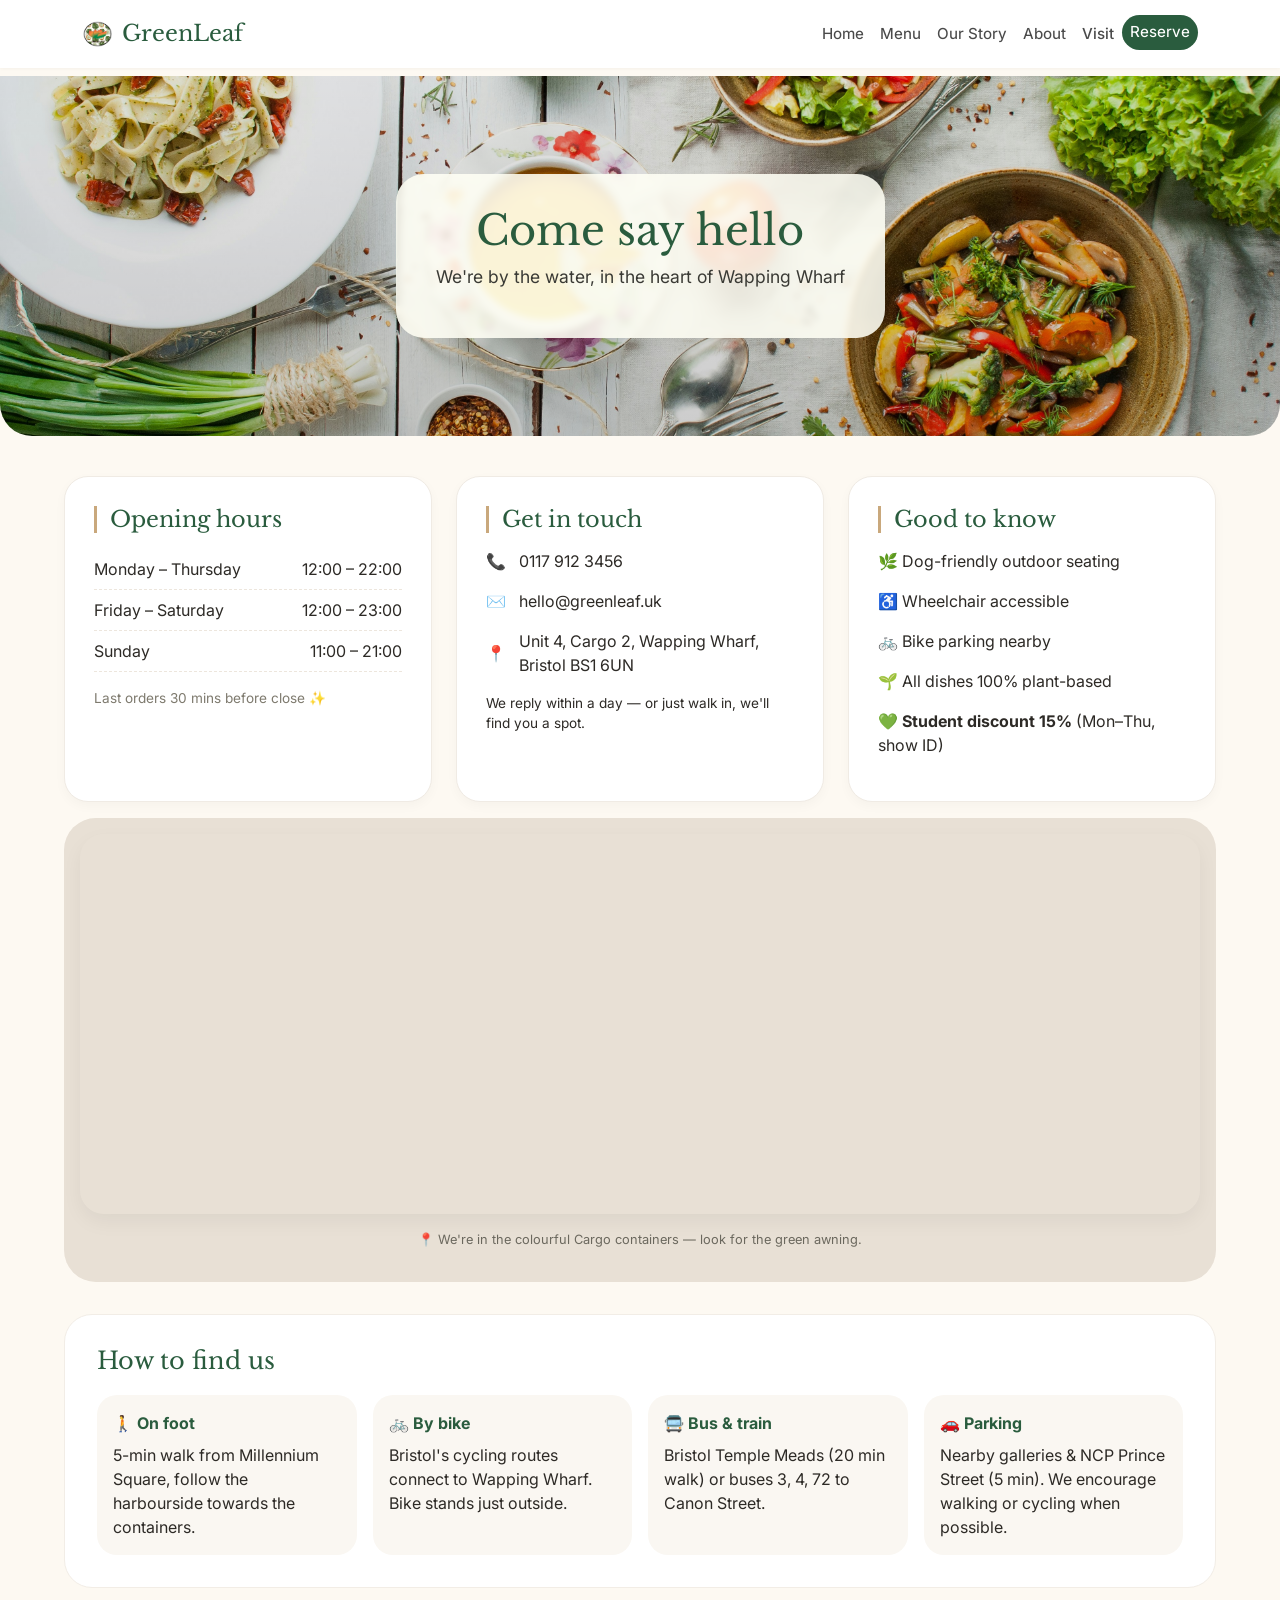
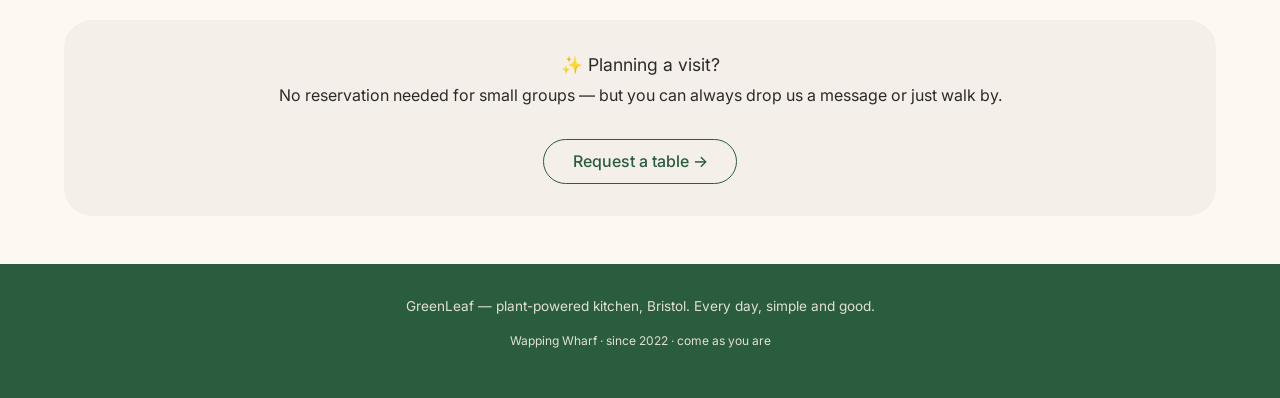
<file: map.html>
<!DOCTYPE html>
<html lang="en">
<head>
  <meta charset="UTF-8">
  <meta name="viewport" content="width=device-width, initial-scale=1.0, viewport-fit=cover">
  <meta name="description" content="Visit GreenLeaf at Wapping Wharf, Bristol — plant-powered kitchen by the harbour. Find our location, opening hours, and how to get here.">
  <title>GreenLeaf | Find Us — Harbour Location & Hours</title>
  <!-- NEW: favicon (logo in the browser tab) -->
  <link rel="icon" type="image/png" href="photos/logo/greenleaf_logo.png">

  <!-- Bootstrap 5 CSS Framework (required by brief) -->
  <link href="https://cdn.jsdelivr.net/npm/bootstrap@5.3.0/dist/css/bootstrap.min.css" rel="stylesheet">

  <link href="https://fonts.googleapis.com/css2?family=Inter:opsz,wght@14..32,300;14..32,400;14..32,500;14..32,600&family=Libre+Baskerville:ital,wght@0,400;0,700;1,400&display=swap" rel="stylesheet">
  
  <style>
    :root {
      --forest: #2A5C3E;
      --moss: #4A7C59;
      --cream: #FDF9F2;
      --sand: #E8E0D5;
      --warm-gray: #4A4A4A;
      --soft-black: #2D2A26;
      --gold-soft: #C9A87C;
    }

    * {
      margin: 0;
      padding: 0;
      box-sizing: border-box;
    }

    body {
      font-family: 'Inter', sans-serif;
      background-color: var(--cream);
      color: var(--soft-black);
      line-height: 1.5;
      padding-top: 76px;
    }

    h1, h2, h3, .logo-text {
      font-family: 'Libre Baskerville', serif;
      font-weight: 400;
    }

    .container-custom {
      width: 90%;
      max-width: 1200px;
      margin: 0 auto;
    }

    /* Navbar */
    .navbar {
      background: white;
      box-shadow: 0 1px 3px rgba(0,0,0,0.03);
      padding: 0.5rem 0;
    }

    .navbar-brand {
      display: flex;
      align-items: center;
      gap: 10px;
    }

    .navbar-brand img {
      height: 42px;
      width: auto;
    }

    .logo-text {
      font-size: 1.4rem;
      color: var(--forest);
    }

    .nav-link {
      color: var(--warm-gray) !important;
      font-weight: 450;
      font-size: 0.95rem;
    }

    .nav-link:hover {
      color: var(--forest) !important;
    }

    .btn-nav {
      background: var(--forest);
      color: white !important;
      padding: 0.4rem 1.2rem;
      border-radius: 30px;
    }

    .btn-nav:hover {
      background: #1e4630;
      color: white !important;
    }

    /* Location Hero */
    .location-hero {
      background: linear-gradient(0deg, rgba(0,0,0,0.2), rgba(0,0,0,0.1)), url('photos/sonny-mauricio.jpg') center/cover no-repeat;
      min-height: 40vh;
      display: flex;
      align-items: center;
      justify-content: center;
      text-align: center;
      border-radius: 0 0 32px 32px;
      margin-bottom: 2.5rem;
    }

    .location-hero-content {
      background: rgba(255, 255, 245, 0.88);
      padding: 2rem 2.5rem;
      border-radius: 28px;
      backdrop-filter: blur(3px);
    }

    .location-hero h1 {
      font-size: 2.6rem;
      color: var(--forest);
      margin-bottom: 0.5rem;
    }

    .location-hero p {
      font-size: 1.1rem;
      color: #3a3a35;
    }

    /* Info Cards */
    .info-card {
      background: white;
      border-radius: 24px;
      padding: 1.8rem;
      box-shadow: 0 4px 12px rgba(0, 0, 0, 0.03);
      border: 1px solid #f0ebe4;
      transition: transform 0.2s;
      height: 100%;
    }

    .info-card:hover {
      transform: translateY(-4px);
    }

    .info-card h3 {
      font-size: 1.4rem;
      color: var(--forest);
      margin-bottom: 1rem;
      border-left: 3px solid var(--gold-soft);
      padding-left: 0.8rem;
    }

    .hours-list {
      list-style: none;
      padding: 0;
    }

    .hours-list li {
      display: flex;
      justify-content: space-between;
      padding: 0.5rem 0;
      border-bottom: 1px dashed #ede6dd;
    }

    .contact-line {
      display: flex;
      align-items: center;
      gap: 0.8rem;
      margin: 1rem 0;
      font-size: 1rem;
    }

    /* Map Container */
    .map-container {
      background: var(--sand);
      border-radius: 32px;
      padding: 1rem;
      margin: 1rem 0 2rem;
    }

    .map-box {
      border-radius: 24px;
      overflow: hidden;
      box-shadow: 0 8px 20px rgba(0, 0, 0, 0.05);
    }

    .map-box iframe {
      width: 100%;
      height: 380px;
      display: block;
    }

    /* Getting Here */
    .getting-here {
      background: white;
      border-radius: 28px;
      padding: 2rem;
      margin: 2rem 0;
      border: 1px solid #f2ede6;
    }

    .getting-here h3 {
      font-size: 1.5rem;
      color: var(--forest);
      margin-bottom: 1.2rem;
      font-weight: 400;
    }

    .transport-item {
      background: #faf7f2;
      padding: 1rem;
      border-radius: 20px;
      height: 100%;
    }

    .transport-item strong {
      display: block;
      color: var(--forest);
      margin-bottom: 0.5rem;
      font-size: 1rem;
    }

    /* CTA */
    .cta-note {
      text-align: center;
      background: #F4F0E9;
      padding: 2rem;
      border-radius: 28px;
      margin: 2rem 0;
    }

    .btn-outline {
      background: transparent;
      border: 1.5px solid var(--forest);
      color: var(--forest);
      padding: 0.6rem 1.8rem;
      border-radius: 40px;
      text-decoration: none;
      font-weight: 500;
      display: inline-block;
      margin-top: 1rem;
      transition: all 0.2s;
    }

    .btn-outline:hover {
      background: var(--forest);
      color: white;
    }

    /* Footer */
    footer {
      background: var(--forest);
      color: #e2dfd7;
      text-align: center;
      padding: 2rem 0;
      margin-top: 3rem;
      font-size: 0.85rem;
    }

    /* Responsive */
    @media (max-width: 768px) {
      body {
        padding-top: 70px;
      }
      .location-hero h1 {
        font-size: 1.8rem;
      }
      .location-hero-content {
        padding: 1.2rem;
      }
      .map-box iframe {
        height: 280px;
      }
    }

    /* Scroll reveal */
    .section {
      opacity: 0;
      transform: translateY(18px);
      transition: opacity 0.5s ease, transform 0.5s ease;
    }
    .section.show {
      opacity: 1;
      transform: translateY(0);
    }
  </style>
</head>
<body>

<!-- NAVBAR using Bootstrap classes -->
<nav class="navbar navbar-expand-lg fixed-top">
  <div class="container">
    <a class="navbar-brand" href="index.html">
      <img src="photos/logo/greenleaf_logo.png" alt="GreenLeaf Logo" onerror="this.src='https://placehold.co/50x50?text=GL'">
      <span class="logo-text">GreenLeaf</span>
    </a>
    <button class="navbar-toggler" type="button" data-bs-toggle="collapse" data-bs-target="#navbarNav">
      <span class="navbar-toggler-icon"></span>
    </button>
    <div class="collapse navbar-collapse" id="navbarNav">
      <ul class="navbar-nav ms-auto">
        <li class="nav-item"><a class="nav-link" href="index.html">Home</a></li>
        <li class="nav-item"><a class="nav-link" href="index.html#recipes">Menu</a></li>
        <li class="nav-item"><a class="nav-link" href="index.html#story">Our Story</a></li>
        <li class="nav-item"><a class="nav-link" href="index.html#about">About</a></li>
        <li class="nav-item"><a class="nav-link" href="map.html" style="color: var(--forest); font-weight: 500;">Visit</a></li>
        <li class="nav-item"><a class="nav-link btn-nav" href="index.html#contact">Reserve</a></li>
      </ul>
    </div>
  </div>
</nav>

<main>
  <!-- Hero -->
  <div class="location-hero">
    <div class="location-hero-content">
      <h1>Come say hello</h1>
      <p>We're by the water, in the heart of Wapping Wharf</p>
    </div>
  </div>

  <div class="container-custom">
    <!-- Info Cards using Bootstrap grid -->
    <div class="row g-4 section" id="info-section">
      <div class="col-md-6 col-lg-4">
        <div class="info-card">
          <h3>Opening hours</h3>
          <ul class="hours-list">
            <li><span>Monday – Thursday</span> <span>12:00 – 22:00</span></li>
            <li><span>Friday – Saturday</span> <span>12:00 – 23:00</span></li>
            <li><span>Sunday</span> <span>11:00 – 21:00</span></li>
          </ul>
          <p style="margin-top: 1rem; font-size: 0.85rem; color: #7e7a6e;">Last orders 30 mins before close ✨</p>
        </div>
      </div>

      <div class="col-md-6 col-lg-4">
        <div class="info-card">
          <h3>Get in touch</h3>
          <div class="contact-line">📞 <span>0117 912 3456</span></div>
          <div class="contact-line">✉️ <span>hello@greenleaf.uk</span></div>
          <div class="contact-line">📍 <span>Unit 4, Cargo 2, Wapping Wharf, Bristol BS1 6UN</span></div>
          <p style="margin-top: 1rem; font-size: 0.85rem;">We reply within a day — or just walk in, we'll find you a spot.</p>
        </div>
      </div>

      <div class="col-md-6 col-lg-4">
        <div class="info-card">
          <h3>Good to know</h3>
          <p>🌿 Dog-friendly outdoor seating</p>
          <p>♿ Wheelchair accessible</p>
          <p>🚲 Bike parking nearby</p>
          <p>🌱 All dishes 100% plant-based</p>
          <p style="margin-top: 0.8rem;">💚 <strong>Student discount 15%</strong> (Mon–Thu, show ID)</p>
        </div>
      </div>
    </div>

    <!-- Map -->
    <div class="section map-container">
      <div class="map-box">
        <iframe 
          src="https://www.google.com/maps?q=Wapping+Wharf,+Bristol&output=embed"
          width="100%" 
          height="380"
          style="border:0;" 
          allowfullscreen=""
          loading="lazy">
        </iframe>
      </div>
      <p style="text-align: center; margin-top: 1rem; font-size: 0.8rem; color: #6b685e;">📍 We're in the colourful Cargo containers — look for the green awning.</p>
    </div>

    <!-- Getting Here -->
    <div class="getting-here section">
      <h3>How to find us</h3>
      <div class="row g-3">
        <div class="col-md-6 col-lg-3">
          <div class="transport-item">
            <strong>🚶 On foot</strong>
            <span>5-min walk from Millennium Square, follow the harbourside towards the containers.</span>
          </div>
        </div>
        <div class="col-md-6 col-lg-3">
          <div class="transport-item">
            <strong>🚲 By bike</strong>
            <span>Bristol's cycling routes connect to Wapping Wharf. Bike stands just outside.</span>
          </div>
        </div>
        <div class="col-md-6 col-lg-3">
          <div class="transport-item">
            <strong>🚍 Bus & train</strong>
            <span>Bristol Temple Meads (20 min walk) or buses 3, 4, 72 to Canon Street.</span>
          </div>
        </div>
        <div class="col-md-6 col-lg-3">
          <div class="transport-item">
            <strong>🚗 Parking</strong>
            <span>Nearby galleries & NCP Prince Street (5 min). We encourage walking or cycling when possible.</span>
          </div>
        </div>
      </div>
    </div>

    <!-- CTA -->
    <div class="cta-note section">
      <p style="font-size: 1.1rem; margin-bottom: 0.3rem;">✨ Planning a visit?</p>
      <p>No reservation needed for small groups — but you can always drop us a message or just walk by.</p>
      <a href="index.html#contact" class="btn-outline">Request a table →</a>
    </div>
  </div>
</main>

<footer>
  <div class="container">
    <p>GreenLeaf — plant-powered kitchen, Bristol. Every day, simple and good.</p>
    <p style="margin-top: 0.5rem; font-size: 0.75rem;">Wapping Wharf · since 2022 · come as you are</p>
  </div>
</footer>

<!-- jQuery (required JavaScript framework) -->
<script src="https://code.jquery.com/jquery-3.7.1.min.js"></script>

<!-- Bootstrap JS -->
<script src="https://cdn.jsdelivr.net/npm/bootstrap@5.3.0/dist/js/bootstrap.bundle.min.js"></script>

<!-- Custom JavaScript with jQuery -->
<script>
  // jQuery hover effect on info cards (demonstrates jQuery framework usage)
  $(document).ready(function() {
    $('.info-card').hover(
      function() { $(this).css('transform', 'translateY(-4px)'); },
      function() { $(this).css('transform', 'translateY(0)'); }
    );
    
    $('.transport-item').hover(
      function() { $(this).css('transform', 'translateY(-3px)'); },
      function() { $(this).css('transform', 'translateY(0)'); }
    );
  });

  // Scroll reveal animation (vanilla JS for Intersection Observer)
  const sections = document.querySelectorAll('.section');
  const observer = new IntersectionObserver((entries) => {
    entries.forEach(entry => {
      if (entry.isIntersecting) entry.target.classList.add('show');
    });
  }, { threshold: 0.1, rootMargin: "0px 0px -10px 0px" });
  
  sections.forEach(section => observer.observe(section));
  
  window.addEventListener('load', () => {
    sections.forEach(section => {
      const rect = section.getBoundingClientRect();
      if (rect.top < window.innerHeight - 60) section.classList.add('show');
    });
  });
</script>
</body>
</html>
</file>
